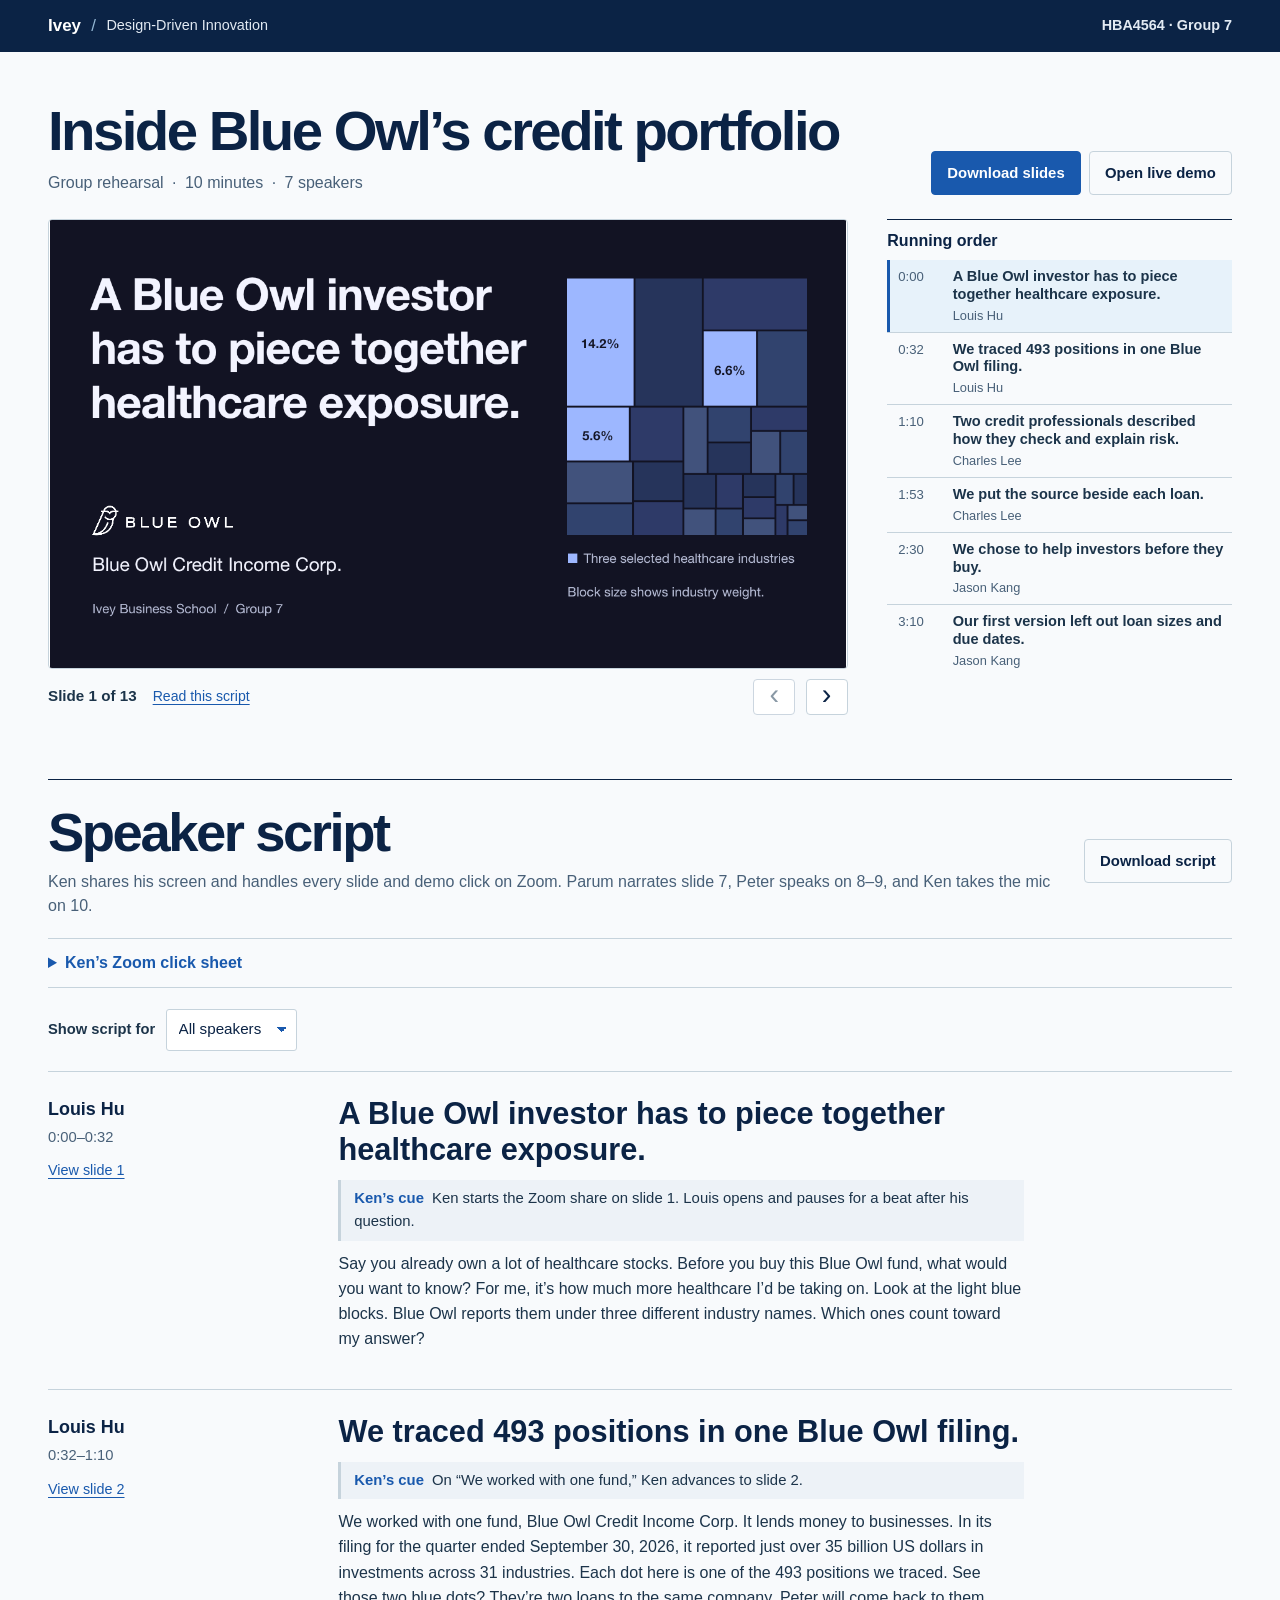
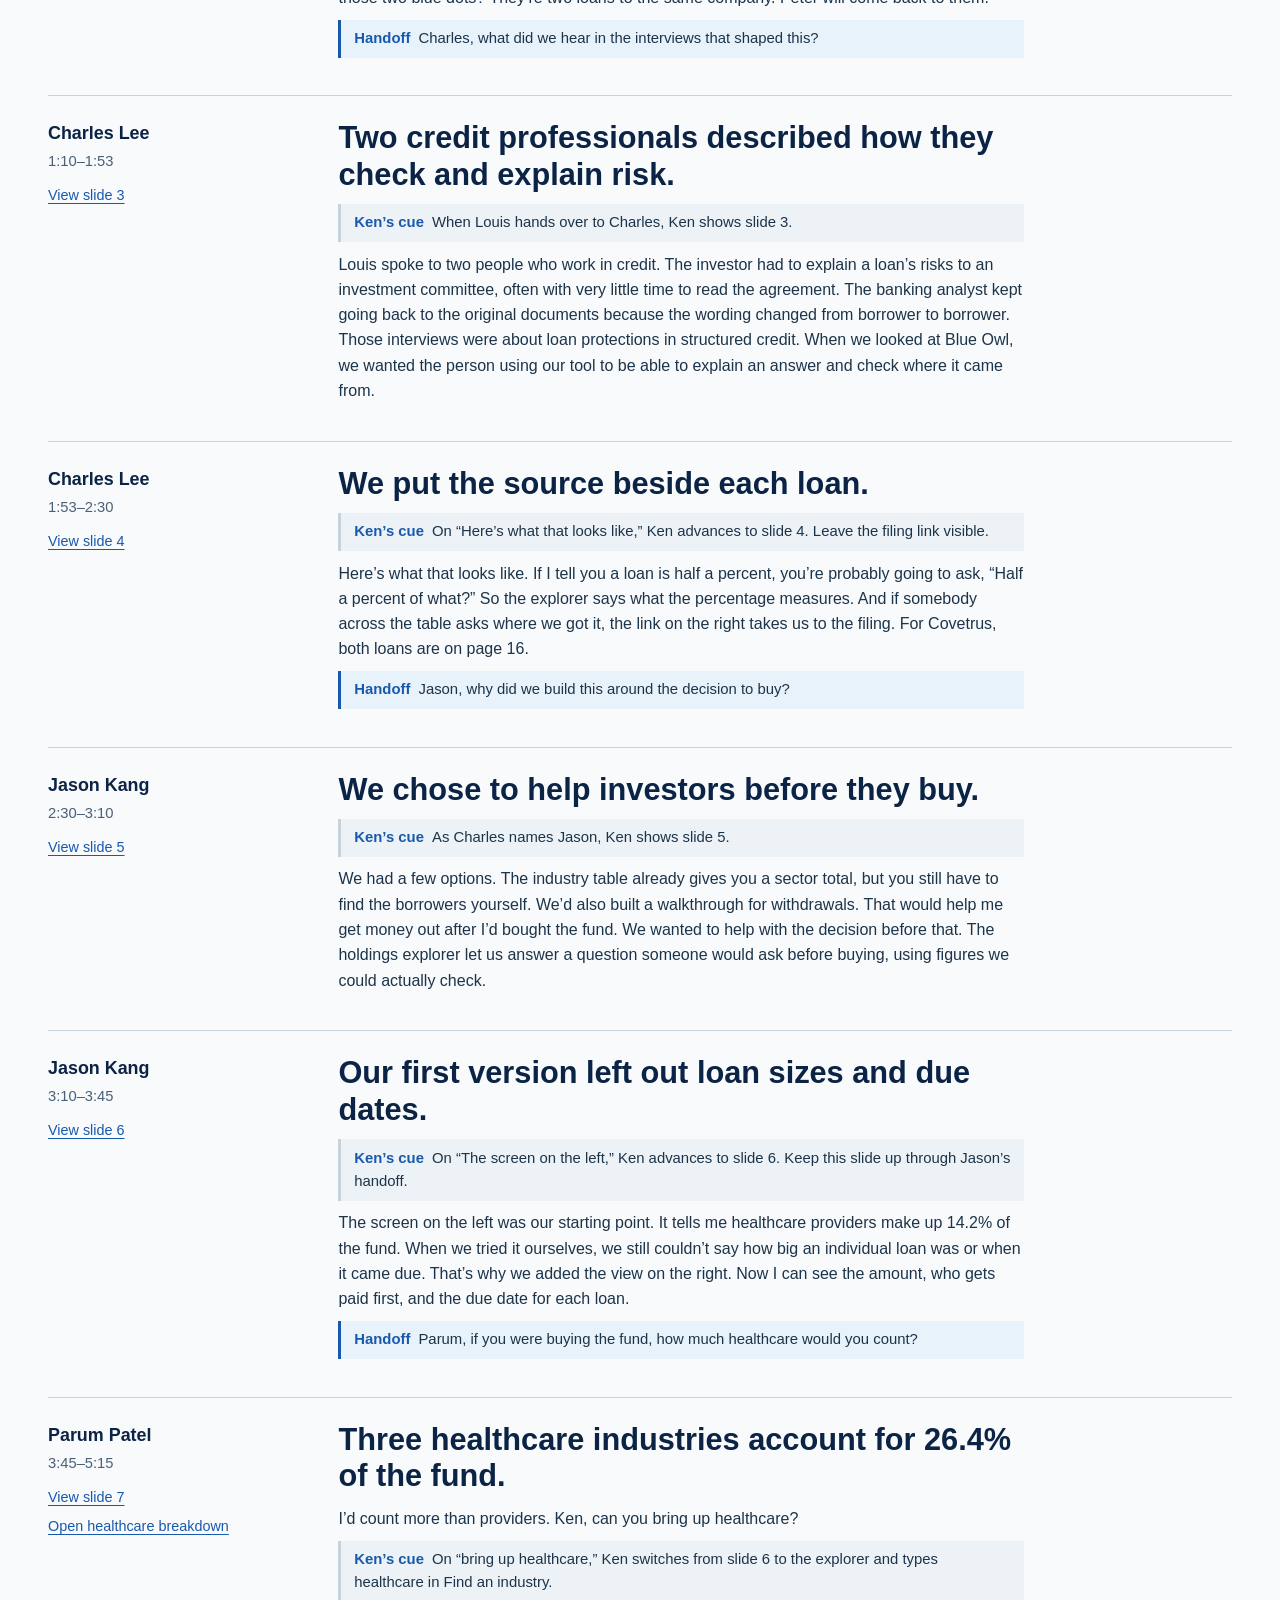
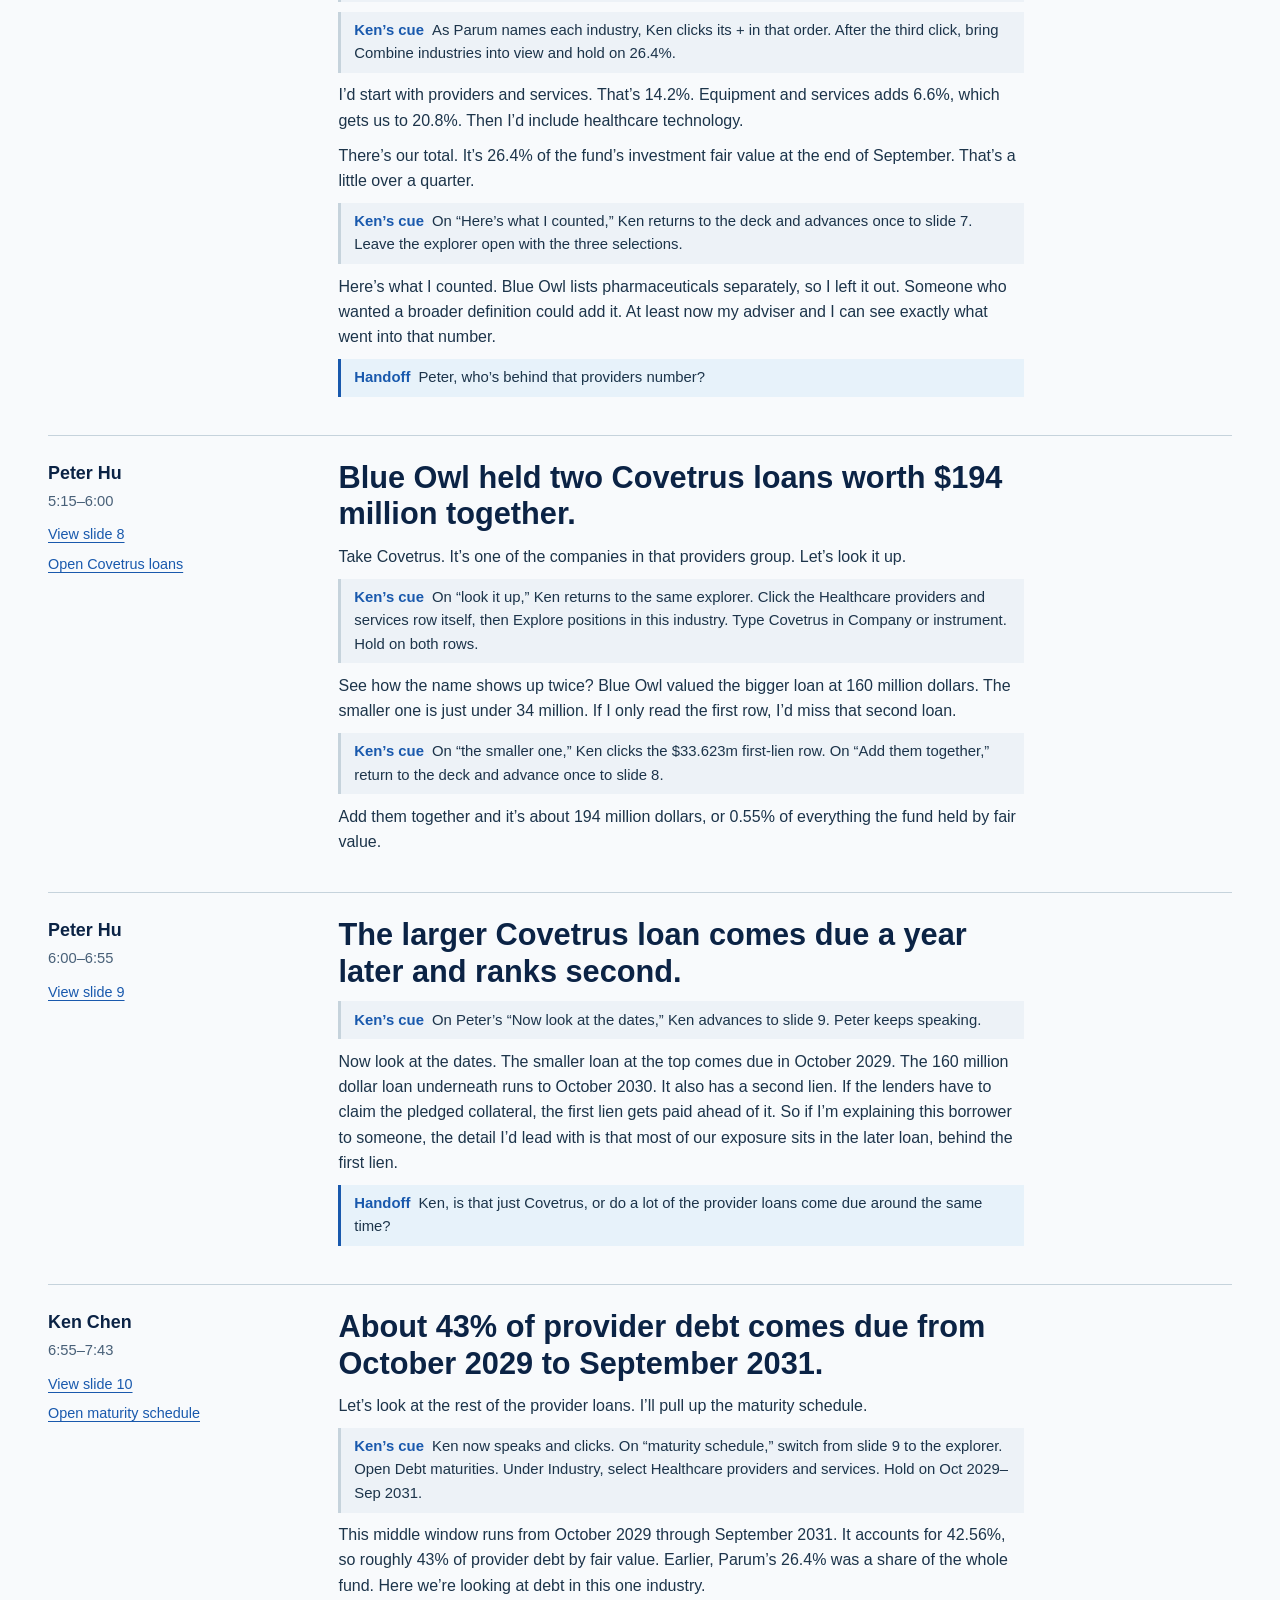
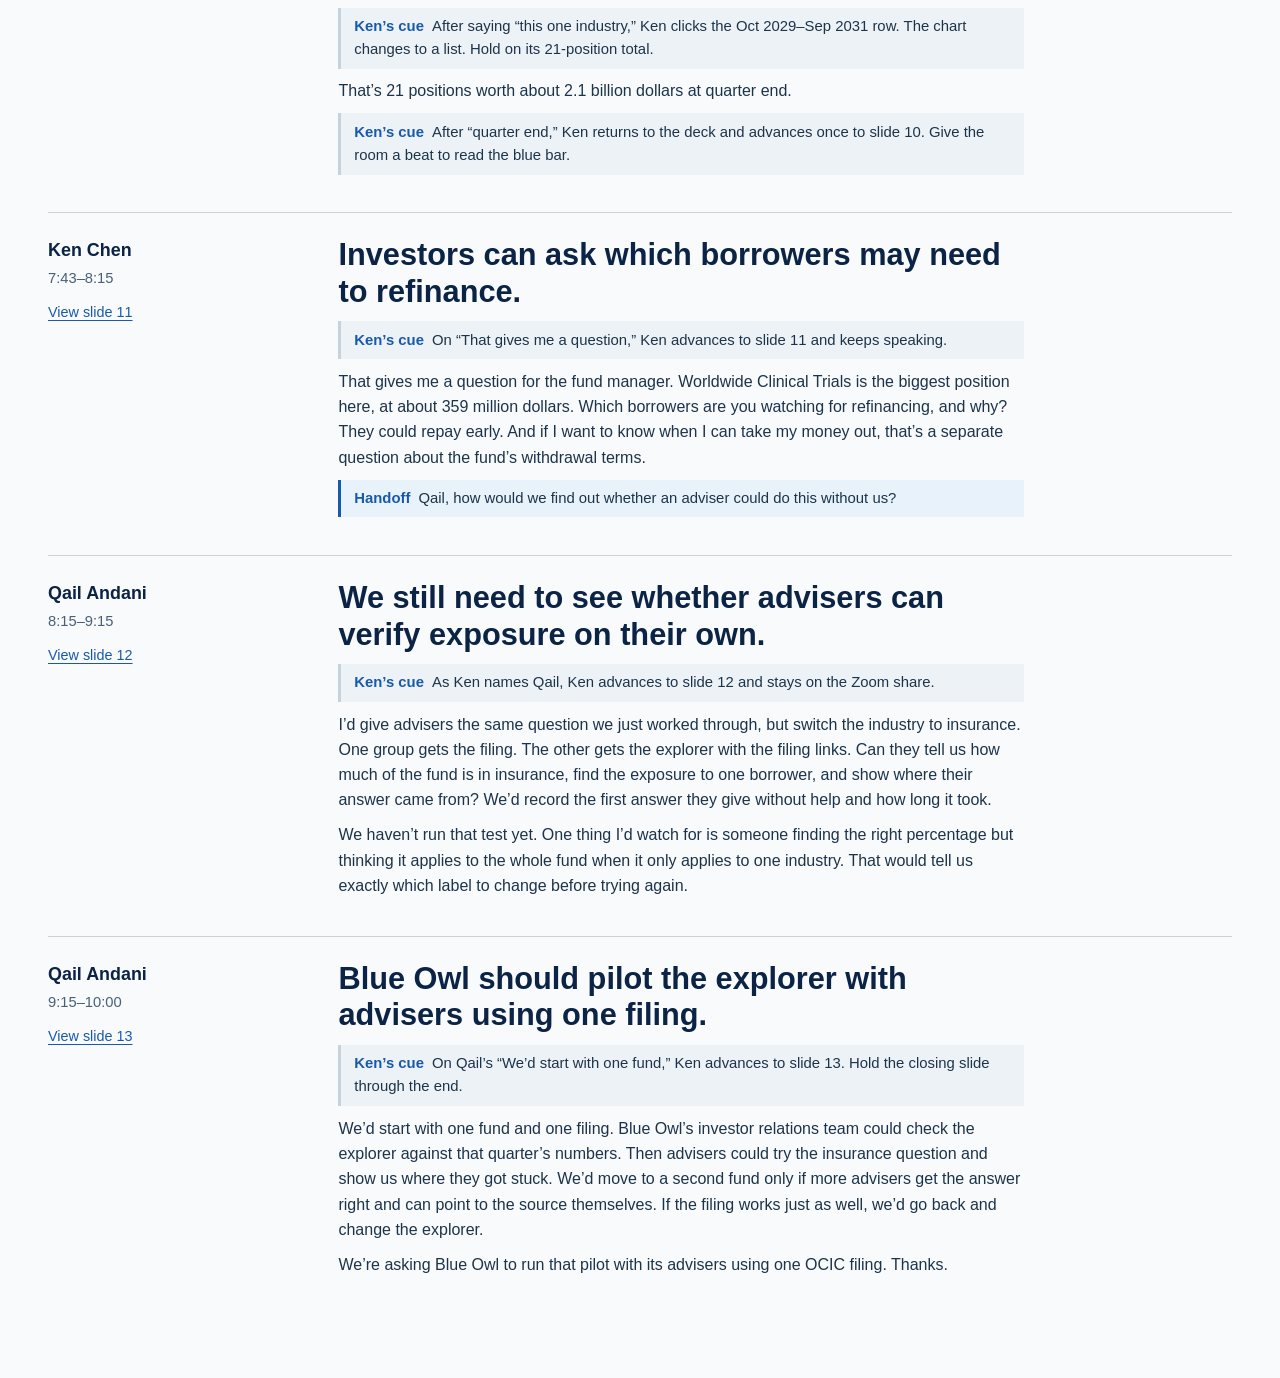
<file: index.html>
<!doctype html>
<html lang="en">
<head>
  <meta charset="utf-8">
  <meta name="viewport" content="width=device-width, initial-scale=1">
  <meta name="robots" content="noindex, nofollow">
  <meta name="theme-color" content="#0b2345">
  <title>Group 7 · Presentation rehearsal</title>
  <link rel="stylesheet" href="styles.css">
  <script defer src="program.js"></script>
  <script defer src="review.js"></script>
</head>
<body>
  <a class="skip" href="#script">Skip to the script</a>
  <header class="mast">
    <div class="frame mast-inner">
      <a class="course" href="#presentation">Ivey <span>/</span> <span>Design-Driven Innovation</span></a>
      <span class="group">HBA4564 · Group 7</span>
    </div>
  </header>
  <main class="frame">
    <section id="presentation" aria-labelledby="page-title">
      <div class="heading-block">
        <div>
          <h1 id="page-title">Inside Blue Owl’s credit portfolio</h1>
          <p class="summary">Group rehearsal <span>·</span> 10 minutes <span>·</span> 7 speakers</p>
        </div>
        <div class="links">
          <a class="action primary" href="presentation.pptx" download>Download slides</a>
          <a class="action" href="explorer.html" target="_blank" rel="noopener">Open live demo</a>
        </div>
      </div>
      <div class="review-layout">
        <div class="slide-column">
          <div id="viewer" class="viewer" tabindex="0" aria-label="Presentation viewer. Use the left and right arrow keys to change slides.">
            <img id="slide-image" src="slides/slide-1.png" width="1280" height="720" alt="Slide 1. A Blue Owl investor has to piece together healthcare exposure.">
          </div>
          <div class="controls">
            <div class="slide-position">
              <span id="slide-count" class="slide-count" aria-live="polite">Slide 1 of 13</span>
              <a id="read-script" href="#script-1">Read this script</a>
            </div>
            <div class="arrows">
              <button id="previous" class="arrow" type="button" aria-label="Previous slide" title="Previous slide" disabled><span aria-hidden="true">‹</span></button>
              <button id="next" class="arrow" type="button" aria-label="Next slide" title="Next slide"><span aria-hidden="true">›</span></button>
            </div>
          </div>
        </div>
        <aside class="running-order" aria-labelledby="order-heading">
          <h2 id="order-heading">Running order</h2>
          <ol id="slide-list"></ol>
        </aside>
      </div>
    </section>

    <section class="script" id="script" aria-labelledby="script-heading">
      <div class="script-head">
        <div>
          <h2 id="script-heading">Speaker script</h2>
          <p>Ken shares his screen and handles every slide and demo click on Zoom. Parum narrates slide 7, Peter speaks on 8–9, and Ken takes the mic on 10.</p>
        </div>
        <a class="action" href="script.pdf" download>Download script</a>
      </div>
      <details class="operator" id="ken-click-sheet">
        <summary>Ken’s Zoom click sheet</summary>
        <div id="operator-content"></div>
      </details>
      <div class="filters">
        <label for="speaker">Show script for</label>
        <select id="speaker"><option value="">All speakers</option></select>
        <span id="filter-status" class="sr-only" aria-live="polite"></span>
      </div>
      <div id="segments"></div>
    </section>
    <noscript><p>Download the slides and script above to review the full presentation.</p></noscript>
  </main>
</body>
</html>
</file>
<file: styles.css>
:root {
  color-scheme: light;
  --paper: #f8fafc;
  --white: #fff;
  --ink: #0b2345;
  --body: #1c344a;
  --muted: #486078;
  --rule: #c6d3dc;
  --accent: #1959ad;
  --tint: #e7f2fa;
  --sans: Inter, "Helvetica Neue", Arial, sans-serif;
}
* { box-sizing: border-box; }
body { margin: 0; background: var(--paper); color: var(--body); font: 1rem/1.5 var(--sans); }
a { color: var(--accent); text-underline-offset: .18em; }
a:hover { text-decoration-thickness: .14em; }
button, select { font: inherit; }
button, select, a { -webkit-tap-highlight-color: transparent; }
button { cursor: pointer; }
button:disabled { cursor: default; }
:focus-visible { outline: 3px solid var(--accent); outline-offset: 3px; }
.frame { width: min(calc(100% - 96px), 1240px); margin: 0 auto; }
.skip { position: absolute; left: 20px; top: -80px; z-index: 2; background: white; padding: .6rem .9rem; }
.skip:focus { top: 8px; }
.mast { background: var(--ink); color: var(--white); }
.mast-inner { min-height: 52px; display: flex; align-items: center; justify-content: space-between; gap: 18px; }
.course { display: flex; align-items: center; gap: .65rem; color: inherit; text-decoration: none; font-weight: 700; font-size: 1.06rem; }
.course span:first-child { font-weight: 400; color: #93b7d4; }
.course span:last-child, .group { font-weight: 400; font-size: .9rem; color: #e2eaf3; }
.group { font-weight: 700; white-space: nowrap; }
.heading-block { padding: clamp(28px,4vw,49px) 0 24px; display: flex; align-items: end; justify-content: space-between; gap: 20px; }
h1, h2, h3, p { margin: 0; }
h1, .script-head h2 { color: var(--ink); font-family: var(--sans); font-weight: 700; letter-spacing: -.045em; line-height: 1.06; }
h1 { font: 650 clamp(2.4rem,4.4vw,4rem)/1.06 var(--sans); letter-spacing: -.045em; text-wrap: balance; }
.summary { margin-top: .65rem; color: var(--muted); }
.summary span { color: var(--muted); margin-inline: .25rem; }
.links { flex-shrink: 0; display: flex; gap: .5rem; flex-wrap: wrap; }
.action { display: inline-flex; min-height: 44px; align-items: center; justify-content: center; padding: .56rem .95rem; background: transparent; text-decoration: none; border: 1px solid var(--rule); border-radius: 4px; font-weight: 700; font-size: .93rem; color: var(--ink); white-space: nowrap; }
.action:hover { background: var(--tint); }
.action.primary { color: white; background: var(--accent); border-color: var(--accent); }
.action.primary:hover { background: var(--ink); border-color: var(--ink); }
.review-layout { display: grid; grid-template-columns: minmax(0,2.32fr) minmax(250px,1fr); gap: clamp(20px,3.1vw,46px); align-items: start; }
.viewer { overflow: hidden; border: 1px solid var(--rule); border-radius: 4px; background: var(--white); aspect-ratio: 16 / 9; }
.viewer img { display: block; width: 100%; height: 100%; object-fit: contain; }
.controls { display: flex; align-items: center; justify-content: space-between; gap: 10px; padding: 10px 0 0; }
.slide-position, .arrows { display: flex; align-items: center; gap: .65rem; }
.slide-position { flex-wrap: wrap; gap: .25rem 1rem; }
.slide-count { font-weight: 700; font-variant-numeric: tabular-nums; font-size: .95rem; }
.slide-position a { font-size: .88rem; }
.arrow { display: grid; place-items: center; border: 1px solid var(--rule); background: var(--white); color: var(--ink); width: 42px; height: 36px; border-radius: 4px; }
.arrow span { font: 1.8rem/.8 var(--sans); margin-top: -.13em; }
.arrow:hover:enabled { background: var(--tint); }
.arrow:disabled { color: #8998a5; border-color: #ccd6e0; }
.running-order { border-top: 1px solid var(--ink); }
.running-order h2 { padding: 9px 0 7px; font-size: 1rem; color: var(--ink); }
#slide-list { list-style: none; padding: 0; margin: 0; }
#slide-list li { border-bottom: 1px solid var(--rule); }
.order-button { color: var(--body); width: 100%; padding: 7px 8px; border: 0; border-left: 3px solid transparent; background: transparent; display: grid; grid-template-columns: 2.9rem 1fr; text-align: left; align-items: baseline; column-gap: .5rem; border-radius: 0; }
.order-button[aria-current="step"] { background: var(--tint); border-left-color: var(--accent); }
.order-button:hover { background: var(--tint); }
.order-time { font-size: .82rem; color: var(--muted); font-variant-numeric: tabular-nums; grid-row: 1 / 3; }
.order-title { font-weight: 700; line-height: 1.22; font-size: .91rem; }
.order-speaker { font-size: .8rem; color: var(--muted); margin-top: .12rem; }
.script { margin-top: clamp(36px,5vw,68px); padding-bottom: 64px; border-top: 1px solid var(--ink); }
.script-head { display: flex; justify-content: space-between; align-items: center; gap: 20px; padding: 24px 0 20px; }
.script-head h2 { font-size: clamp(2.15rem,4.3vw,3.4rem); }
.script-head p { color: var(--muted); margin-top: 8px; }
.filters { display: flex; align-items: center; flex-wrap: wrap; gap: .7rem; margin-bottom: 20px; }
.filters label { font-size: .92rem; font-weight: 600; }
.filters select { appearance:none; color: var(--ink); background: linear-gradient(45deg,transparent 50%,var(--accent) 50%) right 14px center/5px 5px no-repeat,linear-gradient(135deg,var(--accent) 50%,transparent 50%) right 9px center/5px 5px no-repeat,var(--white); border: 1px solid var(--rule); border-radius: 3px; padding: .5rem 2.1rem .5rem .7rem; font-size: .95rem; min-height: 42px; }
.segment { border-top: 1px solid var(--rule); padding: 24px 0 28px; display: grid; grid-template-columns: minmax(135px,.72fr) minmax(0,2.4fr); gap: 1.4rem; scroll-margin-top: 20px; }
.segment[hidden] { display: none; }
.speaker { font-size: 1.12rem; font-weight: 700; color: var(--ink); }
.time { font-size: .92rem; margin-top: .2rem; font-variant-numeric: tabular-nums; color: var(--muted); }
.view-link { display: inline-block; margin-top: .8rem; font-size: .9rem; }
.copy { max-width: 77ch; }
.copy h3 { font: 700 clamp(1.55rem,2.4vw,2.05rem)/1.2 var(--sans); color: var(--ink); margin-bottom: .65rem; }
.copy p { margin: .6rem 0; line-height: 1.58; }
.cue, .handoff { padding: .45rem .8rem; font-size: .93rem; border-left: 3px solid var(--rule); background: #edf2f7; }
.handoff { border-color: var(--accent); background: var(--tint); }
.copy .part-label { font-weight: 700; color: var(--accent); margin-right: .5rem; }
.sr-only { position:absolute; width:1px; height:1px; overflow:hidden; clip:rect(0,0,0,0); white-space:nowrap; }
@media(max-width:850px) {
  .frame { width: min(calc(100% - 48px),1240px); }
  .heading-block { align-items: start; flex-direction: column; gap: 13px; }
  .review-layout { grid-template-columns: minmax(0,1.8fr) minmax(190px,1fr); gap:16px; }
}
@media(max-width:660px) {
  .frame { width: calc(100% - 32px); }
  .mast-inner { min-height: 47px; }
  .course span:last-child, .group { font-size: .8rem; }
  .heading-block { padding-top:24px; }
  .review-layout { display: flex; flex-direction: column; gap:22px; }
  .slide-column,.running-order { width:100%; }
  .order-button { padding-top: 8px; padding-bottom:8px; grid-template-columns: 2.6rem minmax(0,1fr) auto; }
  .order-speaker,.order-time { grid-row: auto; }
  .order-speaker { margin: 0; text-align: right; }
  .script-head { align-items: start; flex-wrap:wrap; gap: 14px; padding-top:20px; }
  .segment { display: block; padding:19px 0 22px; }
  .segment-meta { display:flex; gap:.35rem .7rem; align-items:baseline; flex-wrap: wrap; margin-bottom:.55rem; }
  .segment-meta p,.view-link { margin-top:0; }
  .view-link { margin-left:auto; }
  .arrow { min-height:44px;width:44px; }
}

@media (min-width: 661px) {
  #slide-list { max-height: clamp(300px, 32vw, 454px); overflow-y: auto; scrollbar-color: #a4b9cc transparent; scrollbar-width: thin; }
}
.demo-link { display: block; width: fit-content; margin-top: .45rem; font-size: .9rem; }
.operator { border-block: 1px solid var(--rule); padding: 12px 0; margin-bottom: 21px; scroll-margin-top: 12px; }
.operator summary { width: fit-content; cursor: pointer; font-weight: 700; color: var(--accent); }
#operator-content { max-width: 80ch; padding: 14px 0 4px; }
.operator-list { list-style: none; padding: 0; margin: 16px 0; }
.operator-list li { padding: 10px 0; border-top: 1px solid var(--rule); }
.operator-list strong { color: var(--ink); }
.operator-list p { margin-top: 3px; }
@media (max-width: 660px) { .demo-link { margin: 0; } }
</file>
